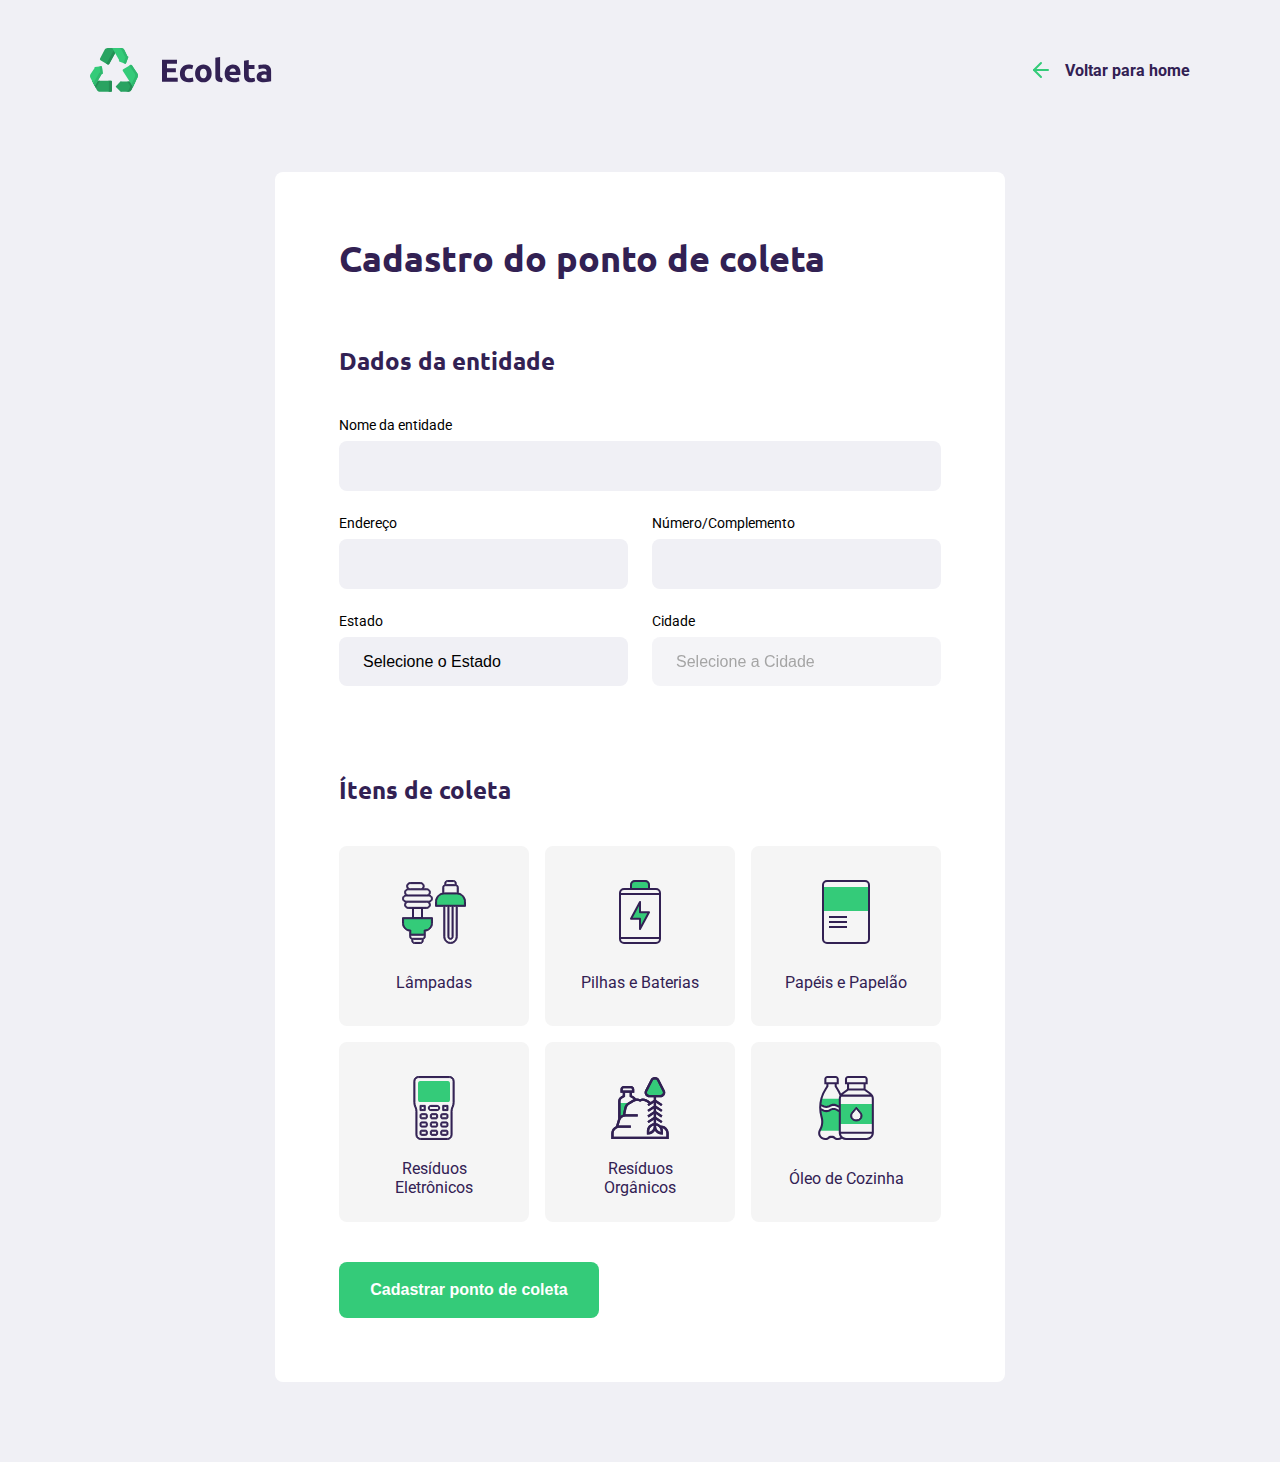
<file: create-point.html>
<!DOCTYPE html>
<html lang="pt_br"> 
 <head>
     <meta charset="UTF-8">
     <meta name="viewport" content="width=device-width, initial-scale=1.0">
     <title> Ecoleta</title>

     <link href="https://fonts.googleapis.com/css2?family=Roboto&family=Ubuntu:wght@700&display=swap" rel="stylesheet"> <!-- para importar as fontes do projeto-->

     <!-- caminhos para dar acesso ao css-->
     <link rel="stylesheet" href="/styles/main.css"> 
     <link rel="stylesheet" href="/styles/create-point.css"> 
     
     <link rel="stylesheet" href="/styles/responsive.css"> 

 </head>   

 <body>

    <div id="page-create-point">

        
            <header>
                <img src="/assets/logo.svg" alt="Logomarca">
            
                <a href="http://127.0.0.1:5500/index.html"> 
                    <span></span>
                    Voltar para home</a> <!--para colocar um link -->    
            </header>
            
            <form action="">

                <h1>Cadastro do ponto de coleta</h1>

                <fieldset>
                    <legend>
                        <h2>Dados da entidade</h2>
                    </legend>


                    <div class="field">
                        <label for="name">Nome da entidade</label>
                        <input type="text" name="name" required> 
                    </div>


                    <div class="field-group">

                        <div class="field">
                            <label for="adress">Endereço</label>
                            <input type="text" name="adress" required>
                        </div>

                        <div class="field">
                            <label for="adress2">Número/Complemento</label>
                            <input type="text" name="adress2" required>
                        </div>
                    </div>


                    <div class="field-group">

                        <div class="field">
                            <label for="state">Estado</label>
                            <select name="uf" required>
                                <option value="">Selecione o Estado</option>
                            </select>
                            <input type="hidden" name="state" required> 
                        </div>


                        <div class="field">
                            <label for="city">Cidade</label>
                                <select name="city" disabled required>
                                    <option value="">Selecione a Cidade</option>
                                </select>
                        </div>


                        
                    </div>

                </fieldset>


                <fieldset>
                    <legend>
                        <h2>Ítens de coleta</h2>
                    </legend>

                    <div class="items-grid">
                        <li data-id="1">
                            <img src="/assets/lampadas.svg" alt="Lâmpadas">
                            <span>Lâmpadas</span>
                        </li>

                        <li data-id="2">
                            <img src="/assets/baterias.svg" alt="Pilhas e Baterias">
                            <span>Pilhas e Baterias</span>
                        </li>

                        <li data-id="3">
                            <img src="/assets/papeis-papelao.svg" alt="Papéis e Papelão">
                            <span>Papéis e Papelão</span>
                        </li>
    
                        <li data-id="4">
                            <img src="/assets/eletronicos.svg" alt="Resíduos Eletrônicos">
                            <span>Resíduos Eletrônicos</span>
                        </li>

                        <li data-id="5">
                            <img src="/assets/organicos.svg" alt="Resíduos Orgânicos">
                            <span>Resíduos Orgânicos</span>
                        </li>
    
                        <li data-id="6">
                            <img src="/assets/oleo.svg" alt="Óleo de Cozinha">
                            <span>Óleo de Cozinha</span>
                        </li>
                        
                    </div>

                    <input type="hidden" name="items">

                </fieldset>
        
                
                <button type="submit">
                    Cadastrar ponto de coleta
                </button>

            </form>
        

    </div>  
    
    <script src="/script/create-point.js"></script>

 </body>

</html>
</file>
<file: styles/main.css>
:root {
    --title-color: #322153;
    --primary-color: #34cb79; 

}

* {
    margin: 0;
    padding: 0;
    box-sizing: border-box; /* padrão de crescimento pela borda da caixa */

}

html {
    font-family: Roboto, sans-serif;

}

body {
    background: #f0f0f5;
    -webkit-font-smoothing: antialiased;

}

a {
    text-decoration: none;

}

h1, h2, h3, h4, h5, h6 {
    font-family: Ubuntu, sans-serif;
    color: var(--title-color);
    
}

/*BOX MODEL

Modelo de caixa
Toda caixa tem: largura,
altura, espaçamento, preenchimento
bordas, cor, fundo, maneira que é vista pelo html (display)
alinhamentos
*/
</file>
<file: styles/create-point.css>
#page-create-point {
    width: 90%;
    max-width: 1100px;

    /*alinhamento de caixa (pelo lado de fora da caixa) */
    margin: 0 auto;
}

#page-create-point header {
    margin-top: 48px;
    display: flex;
    justify-content: space-between;
    align-items: center;
}

#page-create-point header a {
    color: var(--title-color);
    font-weight: bold;

    display: flex;
    align-items: center;
}

#page-create-point header span {
    margin-right: 16px;
    background-image: url('../assets/arrow-left.svg');
    display: flex;

    width: 20px;
    height: 24px;
}

form {
    background-color: white;

    margin: 80px auto;
    padding: 64px;

    border-radius: 8px;
    max-width: 730px;
}

form h1 {
    font-size: 36px;
}

form fieldset {
    margin-top: 64px;
    border: 0;
}

form legend {
    margin-bottom: 40px;
}

form legend h2 {
    font-size: 24px;
}

form .field {
    flex:1;
    display: flex;
    flex-direction: column;

    margin-bottom: 24px;
}

form .field-group {
    display: flex;
}

form input, form select {
    background-color: #f0f0f5;

    border: 0;
    padding: 16px 24px;
    font-size: 16px;

    border-radius: 8px;
    outline: none;
}

form select {
    -webkit-appearance: none;
    -moz-appearance: none;
    appearance: none;
}

form label{
    font-size: 14px;
    margin-bottom: 8px;
}

form .field-group .field + .field {
    margin-left: 24px;
}

form button {
    width: 260px;
    height: 56px;

    background-color: var(--primary-color);
    border-radius: 8px;

    color: white;
    font-weight: bold;
    font-size: 16px;
    border: 0;

    margin-top: 40px;

    transition: background-color 400ms;
}

form button:hover {
    background-color: #2fb86e;
}

.items-grid {
    display: grid;
    grid-template-columns: 1fr 1fr 1fr;
    gap: 16px;
}

.items-grid li {
    background-color: #f5f5f5;
    list-style: none;

    border: 2px solid #f5f5f5;
    border-radius: 8px;

    height: 180px;

    padding: 32px 24px 16px;

    display: flex;
    flex-direction: column;
    align-items: center;
    justify-content: space-between;

    text-align: center;

    cursor: pointer;
}

.items-grid li span {
    margin-top: 12px;
    flex: 1;
    display: flex;
    align-items: center;

    color: var(--title-color);
}

.items-grid li.selected {
    background: #e1faec;
    border: 2px solid #34cb39;
}

.items-grid li img,
.items-grid li span {
    pointer-events: none;
}
</file>
<file: styles/responsive.css>
/* @media: conjunto de regras para configurar certos elementos*/

@media (max-width: 900px) {
    #page-home {
        background-position-x: 700vw;
    }

    #page-home .content {
        align-items: center;
        text-align: center;
    }

    #page-home header a {
        position: absolute;
        bottom: 48px;

        left: 50%;
        transform: translateX(-50%);
    }

    #page-home main {
        align-items: center;
    }
}


@media (min-width: 1700px){
    #page-home {
        background-position-x: 40vw;
    }
}

@media (max-height: 760px) {
    #page-home {
        background-position-y: 200px;
    }
}
</file>
